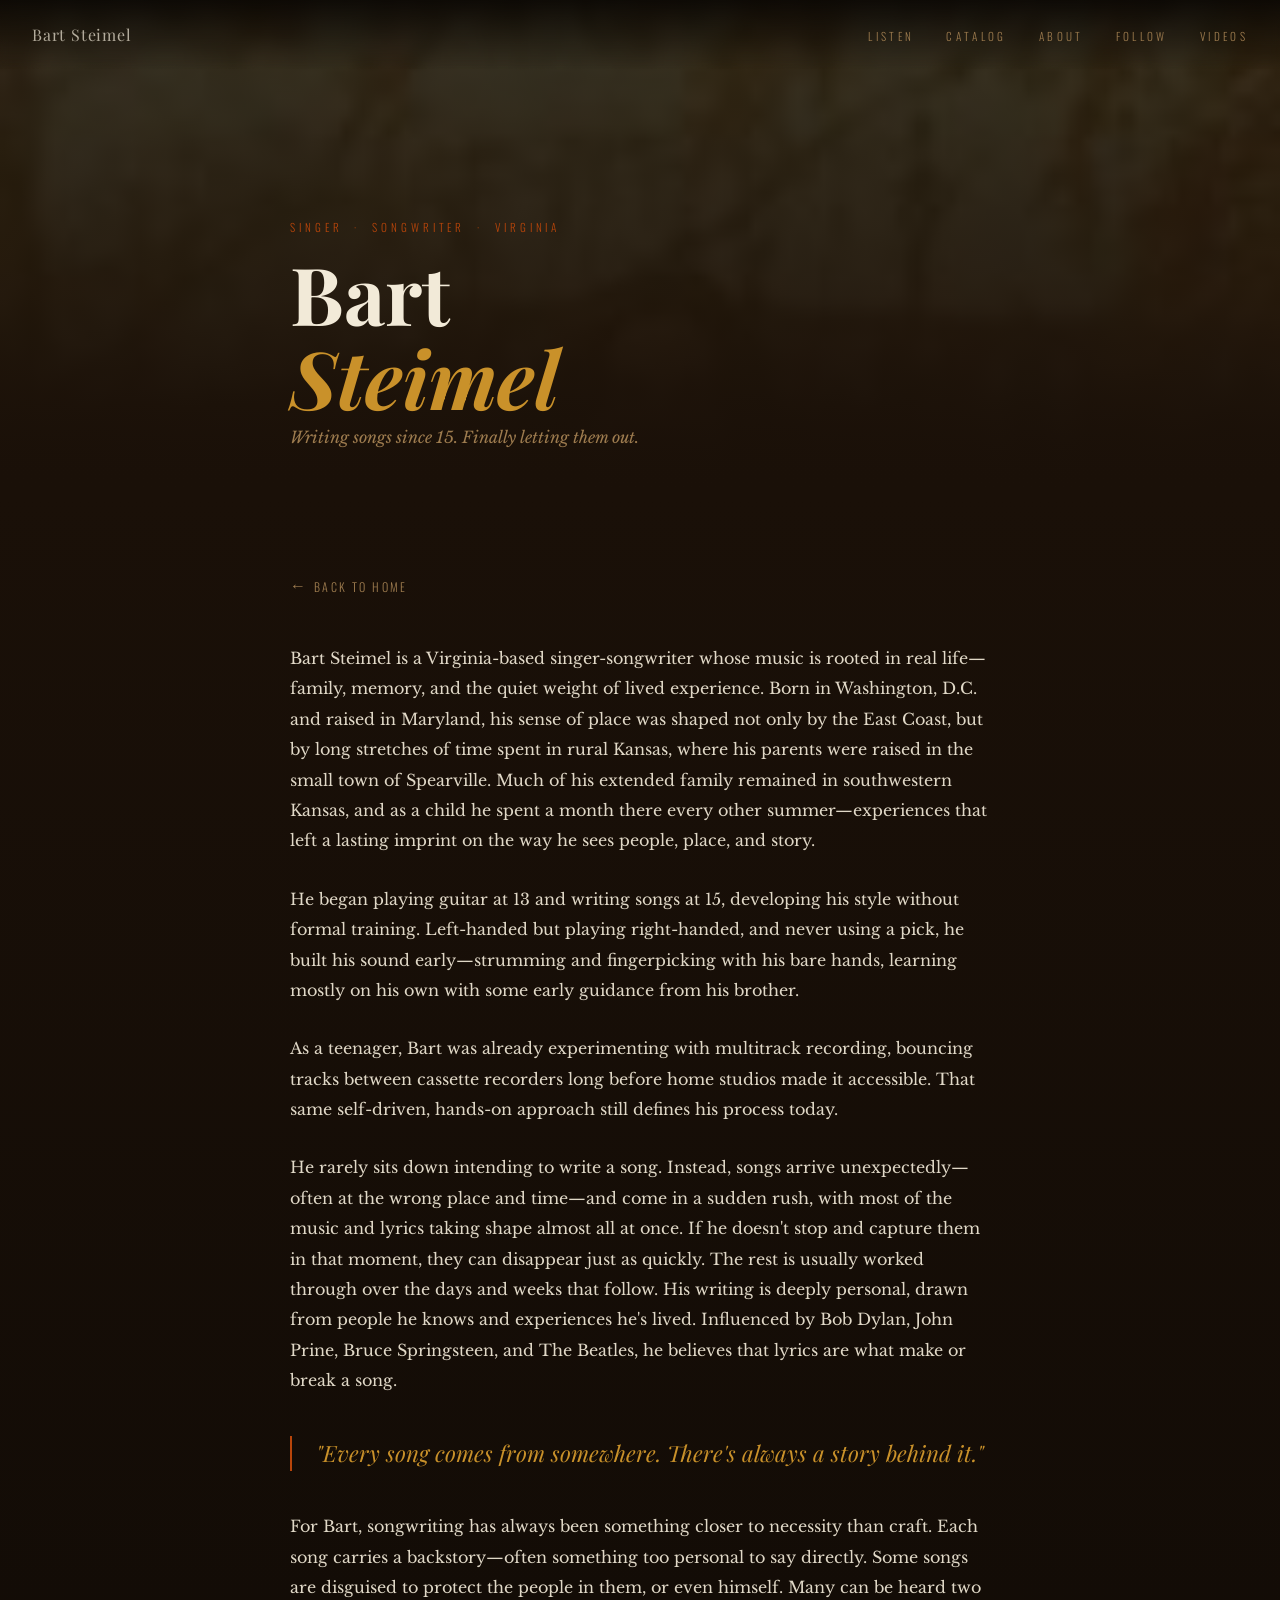
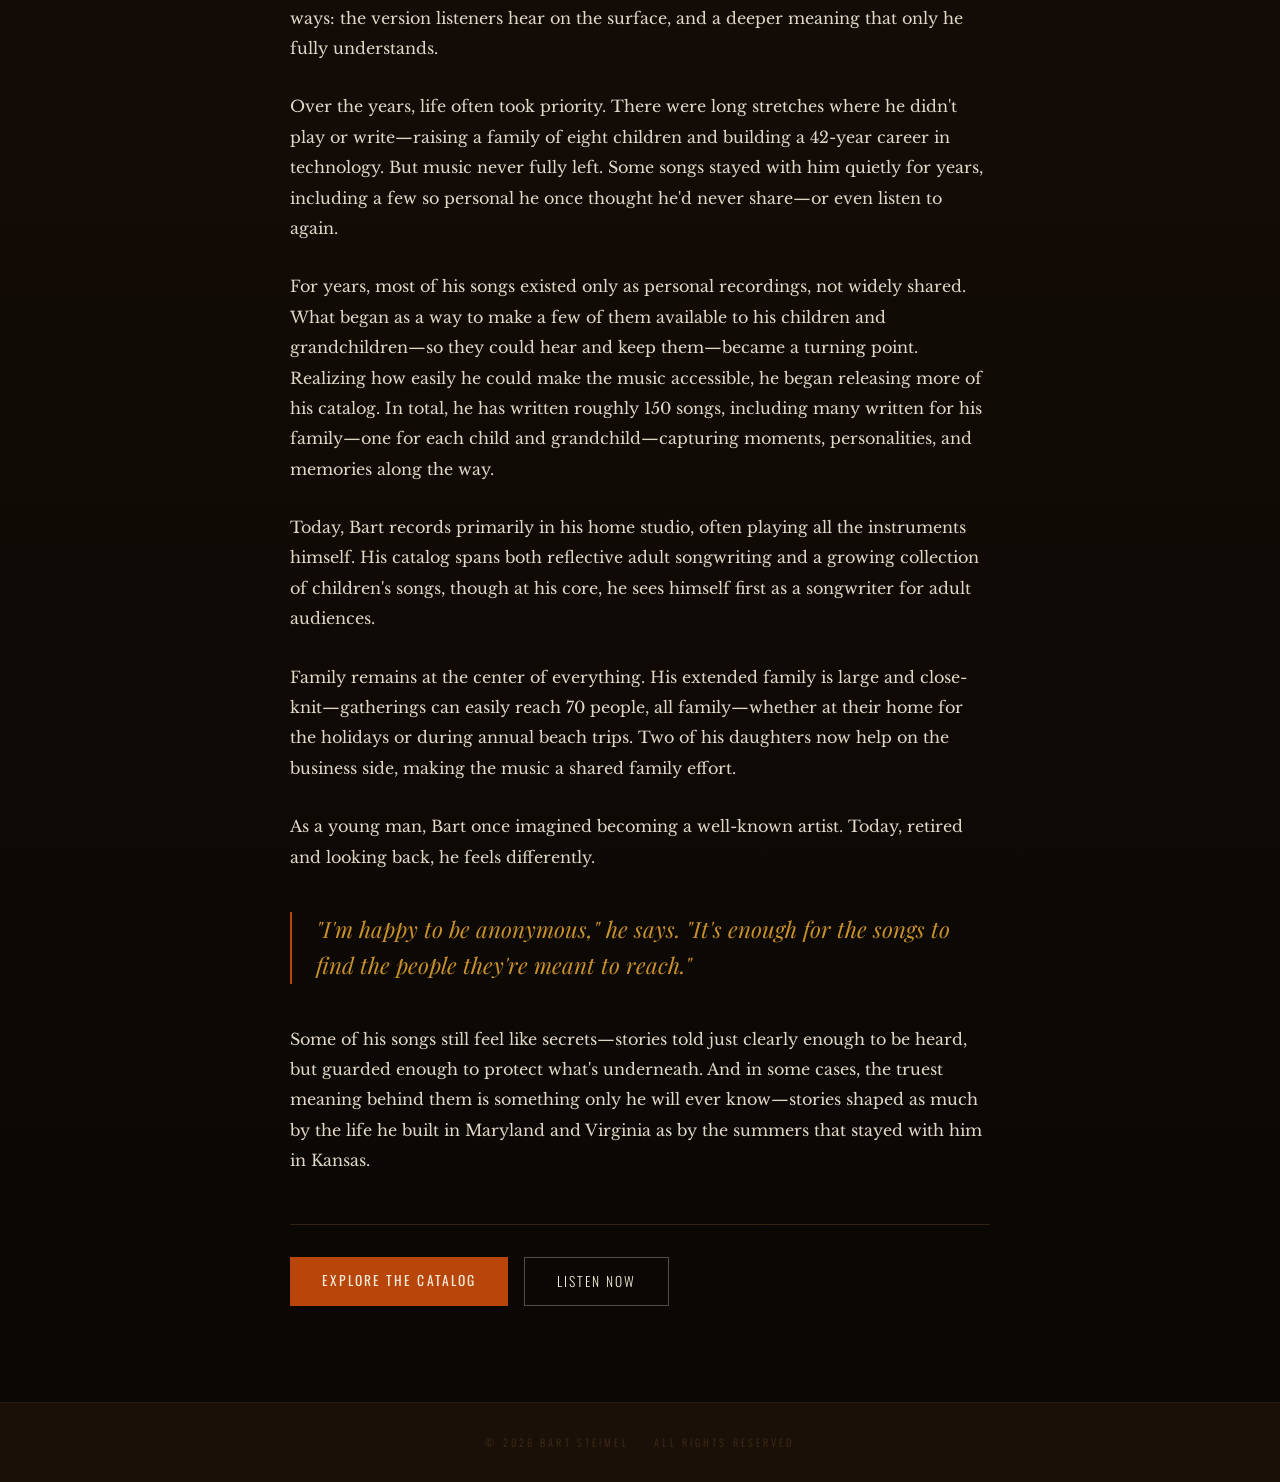
<file: bio.html>
<!DOCTYPE html>
<html lang="en">
<head>
<!-- Google tag (gtag.js) -->
<script async src="https://www.googletagmanager.com/gtag/js?id=G-NTPG7VW96W"></script>
<script>
  window.dataLayer = window.dataLayer || [];
  function gtag(){dataLayer.push(arguments);}
  gtag('js', new Date());
  gtag('config', 'G-NTPG7VW96W');
</script>
<meta charset="UTF-8">
<meta name="viewport" content="width=device-width, initial-scale=1.0">
<title>Bart Steimel — Biography</title>
<link rel="icon" type="image/jpeg" href="images/favicon.jpg">
<link href="https://fonts.googleapis.com/css2?family=Playfair+Display:ital,wght@0,400;0,700;1,400;1,700&family=Libre+Baskerville:ital@0;1&family=Oswald:wght@300;400;500&display=swap" rel="stylesheet">
<link rel="stylesheet" href="style.css">
<style>
  .bio-page-hero {
    min-height: 55vh;
    display: flex;
    flex-direction: column;
    justify-content: flex-end;
    align-items: flex-start;
    position: relative;
    overflow: hidden;
    padding: 4rem 2rem 3rem;
  }
  .bio-page-hero::before {
    content: '';
    position: absolute;
    inset: 0;
    background: url('images/hero-bg.jpg') center top / cover no-repeat;
    opacity: 0.35;
    mask-image: linear-gradient(to bottom, black 0%, black 60%, transparent 100%);
    -webkit-mask-image: linear-gradient(to bottom, black 0%, black 60%, transparent 100%);
  }
  .bio-page-hero::after {
    content: '';
    position: absolute;
    inset: 0;
    background: linear-gradient(to bottom, rgba(10,7,4,0.5) 0%, rgba(26,16,8,0.85) 70%, #1a1008 100%);
  }
  .bio-page-hero-content {
    position: relative;
    z-index: 1;
    max-width: 700px;
    margin: 0 auto;
    width: 100%;
    padding-top: 6rem;
  }
  .bio-page-hero-eyebrow {
    font-family: 'Oswald', sans-serif;
    font-weight: 300;
    font-size: 0.7rem;
    letter-spacing: 0.35em;
    text-transform: uppercase;
    color: var(--rust);
    margin-bottom: 1rem;
  }
  .bio-page-hero-name {
    font-family: 'Playfair Display', serif;
    font-size: clamp(2.5rem, 7vw, 5rem);
    font-weight: 700;
    line-height: 1.05;
    color: var(--cream);
    margin-bottom: 0.5rem;
  }
  .bio-page-hero-name em {
    font-style: italic;
    color: var(--gold);
  }
  .bio-page-hero-sub {
    font-family: 'Libre Baskerville', serif;
    font-size: 1rem;
    color: var(--light-brown);
    font-style: italic;
  }

  .bio-full {
    background: linear-gradient(180deg, #1a1008 0%, #0a0704 100%);
    padding: 5rem 2rem 6rem;
  }
  .bio-full-inner {
    max-width: 700px;
    margin: 0 auto;
  }
  .bio-full-inner p {
    font-family: 'Libre Baskerville', Georgia, serif;
    font-size: 1rem;
    line-height: 1.9;
    color: var(--cream);
    margin-bottom: 1.75rem;
    opacity: 0.92;
  }
  .bio-full-inner p.bio-pull-quote {
    font-family: 'Playfair Display', serif;
    font-size: clamp(1.1rem, 2.5vw, 1.4rem);
    font-style: italic;
    color: var(--gold);
    border-left: 2px solid var(--rust);
    padding-left: 1.5rem;
    margin: 2.5rem 0;
    line-height: 1.6;
    opacity: 1;
  }
  .bio-back-link {
    display: inline-flex;
    align-items: center;
    gap: 0.5rem;
    font-family: 'Oswald', sans-serif;
    font-weight: 300;
    font-size: 0.75rem;
    letter-spacing: 0.2em;
    text-transform: uppercase;
    color: var(--light-brown);
    text-decoration: none;
    margin-bottom: 3rem;
    transition: color 0.2s;
  }
  .bio-back-link:hover { color: var(--gold); }
  .bio-back-link::before { content: '←'; font-family: serif; font-size: 1rem; letter-spacing: 0; }

  @media (max-width: 600px) {
    .bio-page-hero { min-height: 45vh; padding: 3rem 1.25rem 2rem; }
    .bio-full { padding: 3rem 1.25rem 4rem; }
  }
</style>
</head>
<body>

<nav>
  <div class="nav-name">Bart Steimel</div>
  <ul class="nav-links">
    <li><a href="index.html#listen">Listen</a></li>
    <li><a href="index.html#catalog">Catalog</a></li>
    <li><a href="index.html#bio">About</a></li>
    <li><a href="index.html#follow">Follow</a></li>
    <li><a href="videos.html">Videos</a></li>
  </ul>
  <a href="videos.html" class="mobile-videos">Videos</a>
</nav>

<section class="bio-page-hero">
  <div class="bio-page-hero-content">
    <p class="bio-page-hero-eyebrow">Singer &nbsp;·&nbsp; Songwriter &nbsp;·&nbsp; Virginia</p>
    <h1 class="bio-page-hero-name">Bart<br><em>Steimel</em></h1>
    <p class="bio-page-hero-sub">Writing songs since 15. Finally letting them out.</p>
  </div>
</section>

<section class="bio-full">
  <div class="bio-full-inner">
    <a href="index.html#bio" class="bio-back-link">Back to Home</a>

    <p>Bart Steimel is a Virginia-based singer-songwriter whose music is rooted in real life—family, memory, and the quiet weight of lived experience. Born in Washington, D.C. and raised in Maryland, his sense of place was shaped not only by the East Coast, but by long stretches of time spent in rural Kansas, where his parents were raised in the small town of Spearville. Much of his extended family remained in southwestern Kansas, and as a child he spent a month there every other summer—experiences that left a lasting imprint on the way he sees people, place, and story.</p>

    <p>He began playing guitar at 13 and writing songs at 15, developing his style without formal training. Left-handed but playing right-handed, and never using a pick, he built his sound early—strumming and fingerpicking with his bare hands, learning mostly on his own with some early guidance from his brother.</p>

    <p>As a teenager, Bart was already experimenting with multitrack recording, bouncing tracks between cassette recorders long before home studios made it accessible. That same self-driven, hands-on approach still defines his process today.</p>

    <p>He rarely sits down intending to write a song. Instead, songs arrive unexpectedly—often at the wrong place and time—and come in a sudden rush, with most of the music and lyrics taking shape almost all at once. If he doesn't stop and capture them in that moment, they can disappear just as quickly. The rest is usually worked through over the days and weeks that follow. His writing is deeply personal, drawn from people he knows and experiences he's lived. Influenced by Bob Dylan, John Prine, Bruce Springsteen, and The Beatles, he believes that lyrics are what make or break a song.</p>

    <p class="bio-pull-quote">"Every song comes from somewhere. There's always a story behind it."</p>

    <p>For Bart, songwriting has always been something closer to necessity than craft. Each song carries a backstory—often something too personal to say directly. Some songs are disguised to protect the people in them, or even himself. Many can be heard two ways: the version listeners hear on the surface, and a deeper meaning that only he fully understands.</p>

    <p>Over the years, life often took priority. There were long stretches where he didn't play or write—raising a family of eight children and building a 42-year career in technology. But music never fully left. Some songs stayed with him quietly for years, including a few so personal he once thought he'd never share—or even listen to again.</p>

    <p>For years, most of his songs existed only as personal recordings, not widely shared. What began as a way to make a few of them available to his children and grandchildren—so they could hear and keep them—became a turning point. Realizing how easily he could make the music accessible, he began releasing more of his catalog. In total, he has written roughly 150 songs, including many written for his family—one for each child and grandchild—capturing moments, personalities, and memories along the way.</p>

    <p>Today, Bart records primarily in his home studio, often playing all the instruments himself. His catalog spans both reflective adult songwriting and a growing collection of children's songs, though at his core, he sees himself first as a songwriter for adult audiences.</p>

    <p>Family remains at the center of everything. His extended family is large and close-knit—gatherings can easily reach 70 people, all family—whether at their home for the holidays or during annual beach trips. Two of his daughters now help on the business side, making the music a shared family effort.</p>

    <p>As a young man, Bart once imagined becoming a well-known artist. Today, retired and looking back, he feels differently.</p>

    <p class="bio-pull-quote">"I'm happy to be anonymous," he says. "It's enough for the songs to find the people they're meant to reach."</p>

    <p>Some of his songs still feel like secrets—stories told just clearly enough to be heard, but guarded enough to protect what's underneath. And in some cases, the truest meaning behind them is something only he will ever know—stories shaped as much by the life he built in Maryland and Virginia as by the summers that stayed with him in Kansas.</p>

    <div style="margin-top: 3rem; padding-top: 2rem; border-top: 1px solid rgba(201,145,42,0.2); display: flex; gap: 1rem; flex-wrap: wrap;">
      <a href="index.html#catalog" class="btn-primary">Explore the Catalog</a>
      <a href="index.html#listen" class="btn-outline">Listen Now</a>
    </div>
  </div>
</section>

<footer>
  <p>© 2026 Bart Steimel &nbsp;·&nbsp; All Rights Reserved</p>
</footer>

</body>
</html>
</file>
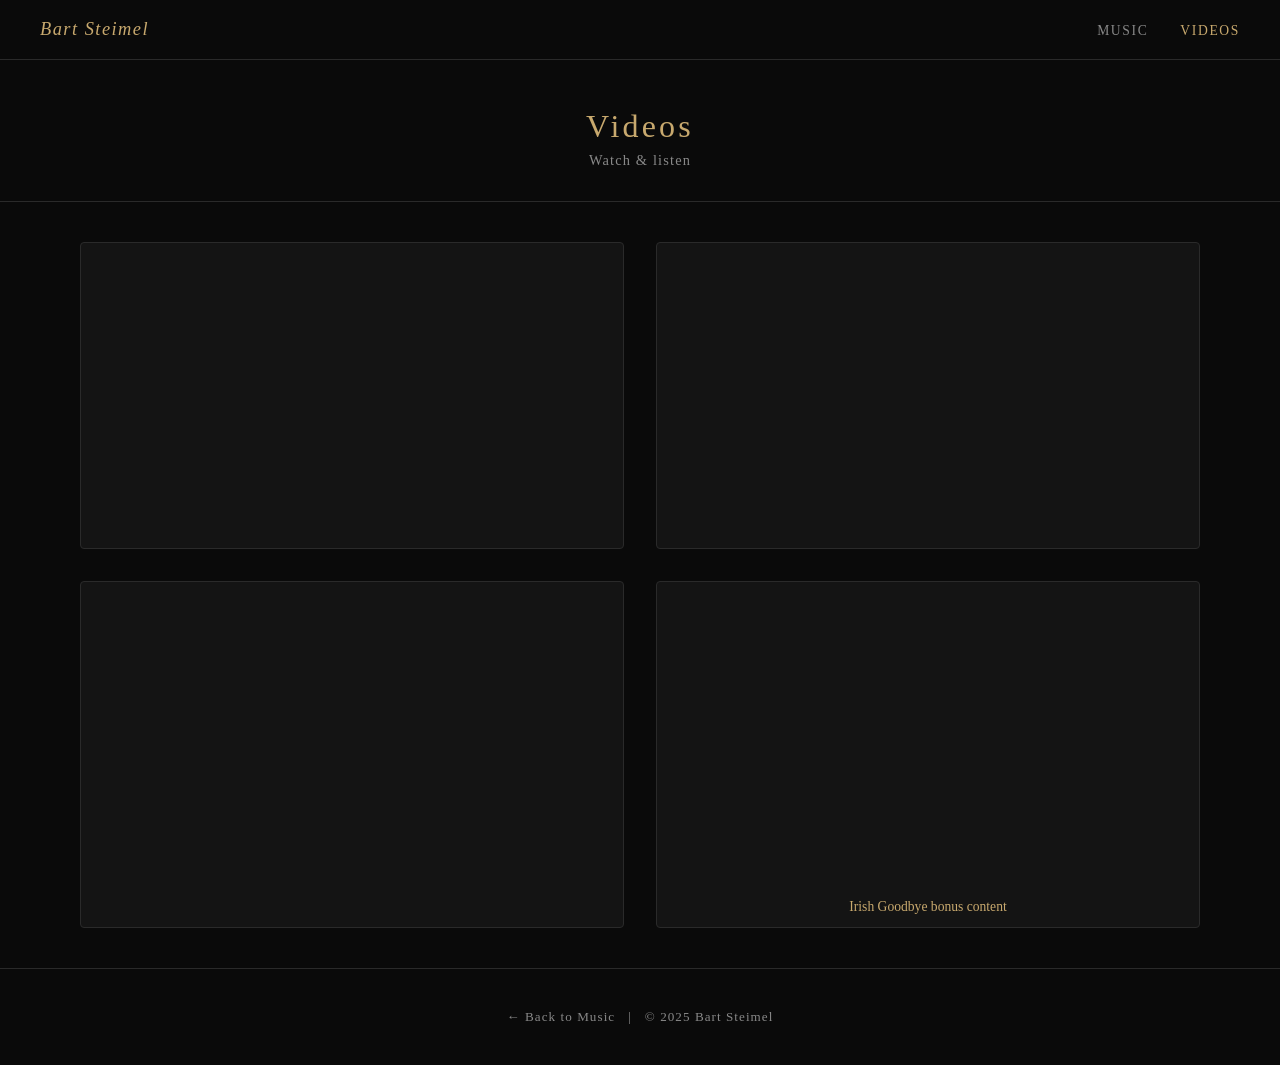
<file: videos.html>
<!DOCTYPE html>
<html lang="en">
<head>
  <meta charset="UTF-8" />
  <meta name="viewport" content="width=device-width, initial-scale=1.0"/>
  <title>Bart Steimel — Videos</title>
  <style>
    :root {
      --bg: #0a0a0a;
      --surface: #141414;
      --border: #2a2a2a;
      --text: #e8e8e8;
      --muted: #888;
      --accent: #c8a96e;
    }

    * { margin: 0; padding: 0; box-sizing: border-box; }

    body {
      background: var(--bg);
      color: var(--text);
      font-family: 'Georgia', serif;
      min-height: 100vh;
    }

    nav {
      display: flex;
      align-items: center;
      justify-content: space-between;
      padding: 1.2rem 2.5rem;
      border-bottom: 1px solid var(--border);
      background: var(--bg);
      position: sticky;
      top: 0;
      z-index: 100;
    }

    .nav-name {
      font-size: 1.15rem;
      letter-spacing: 0.08em;
      color: var(--accent);
      text-decoration: none;
      font-style: italic;
    }

    .nav-links {
      display: flex;
      gap: 2rem;
      list-style: none;
    }

    .nav-links a {
      color: var(--muted);
      text-decoration: none;
      font-size: 0.85rem;
      letter-spacing: 0.12em;
      text-transform: uppercase;
      transition: color 0.2s;
    }

    .nav-links a:hover { color: var(--text); }
    .nav-links a.active { color: var(--accent); }

    header {
      text-align: center;
      padding: 3rem 2rem 2rem;
      border-bottom: 1px solid var(--border);
    }

    header h1 {
      font-size: 2rem;
      font-weight: normal;
      letter-spacing: 0.1em;
      color: var(--accent);
      margin-bottom: 0.4rem;
    }

    header p {
      color: var(--muted);
      font-size: 0.9rem;
      letter-spacing: 0.08em;
    }

    .video-grid {
      display: grid;
      grid-template-columns: repeat(auto-fit, minmax(480px, 1fr));
      gap: 2rem;
      padding: 2.5rem;
      max-width: 1200px;
      margin: 0 auto;
    }

    .video-card {
      background: var(--surface);
      border: 1px solid var(--border);
      border-radius: 4px;
      overflow: hidden;
    }

    .video-wrapper {
      position: relative;
      padding-bottom: 56.25%;
      height: 0;
    }

    .video-wrapper iframe {
      position: absolute;
      top: 0; left: 0;
      width: 100%; height: 100%;
      border: none;
    }

    footer {
      text-align: center;
      padding: 2.5rem;
      color: var(--muted);
      font-size: 0.82rem;
      letter-spacing: 0.08em;
      border-top: 1px solid var(--border);
    }

    footer a { color: var(--muted); text-decoration: none; }
    footer a:hover { color: var(--text); }

    @media (max-width: 600px) {
      .video-grid {
        grid-template-columns: 1fr;
        padding: 1.2rem;
      }
      nav { padding: 1rem 1.2rem; }
      .nav-links { gap: 1.2rem; }
    }
  </style>
</head>
<body>

  <nav>
    <a class="nav-name" href="index.html">Bart Steimel</a>
    <ul class="nav-links">
      <li><a href="index.html">Music</a></li>
      <li><a href="videos.html" class="active">Videos</a></li>
    </ul>
  </nav>

  <header>
    <h1>Videos</h1>
    <p>Watch &amp; listen</p>
  </header>

  <main class="video-grid">

    <div class="video-card">
      <div class="video-wrapper">
        <iframe
          src="https://www.youtube.com/embed/sQALpvQpkP0"
          title="Bart Steimel video"
          allow="accelerometer; autoplay; clipboard-write; encrypted-media; gyroscope; picture-in-picture"
          allowfullscreen>
        </iframe>
      </div>
    </div>

    <div class="video-card">
      <div class="video-wrapper">
        <iframe
          src="https://www.youtube.com/embed/f_BPXQfO8m4"
          title="Bart Steimel video"
          allow="accelerometer; autoplay; clipboard-write; encrypted-media; gyroscope; picture-in-picture"
          allowfullscreen>
        </iframe>
      </div>
    </div>

    <div class="video-card">
      <div class="video-wrapper">
        <iframe
          src="https://www.youtube.com/embed/cd-_R-eR-Ek"
          title="Bart Steimel video"
          allow="accelerometer; autoplay; clipboard-write; encrypted-media; gyroscope; picture-in-picture"
          allowfullscreen>
        </iframe>
      </div>
    </div>

    <div class="video-card">
      <div class="video-wrapper">
        <iframe
          src="https://www.youtube.com/embed/bR_s55uxfZk"
          title="Bart Steimel video"
          allow="accelerometer; autoplay; clipboard-write; encrypted-media; gyroscope; picture-in-picture"
          allowfullscreen>
        </iframe>
      </div>
      <p style="text-align:center; padding:0.75rem; font-size:0.85rem; color:#888;"><a href="https://www.youtube.com/watch?v=tQRMZZ_bosA" target="_blank" style="color:#c8a96e; text-decoration:none;">Irish Goodbye bonus content</a></p>
    </div>

  </main>

  <footer>
    <a href="index.html">&larr; Back to Music</a>
    &nbsp;&nbsp;|&nbsp;&nbsp;
    &copy; 2025 Bart Steimel
  </footer>

</body>
</html>
</file>
<file: style.css>
*, *::before, *::after { box-sizing: border-box; margin: 0; padding: 0; }

  :root {
    --cream: #f2ead8;
    --warm-white: #faf6ee;
    --brown: #3b2a1a;
    --rust: #b8450a;
    --gold: #c9912a;
    --dark: #1a1008;
    --mid: #6b4c2a;
    --light-brown: #9e7c4f;
  }

  html { scroll-behavior: smooth; }

  body {
    background-color: var(--dark);
    color: var(--cream);
    font-family: 'Libre Baskerville', Georgia, serif;
    overflow-x: hidden;
  }

  

  /* ── HERO ── */
  .hero {
    min-height: 100vh;
    display: flex;
    flex-direction: column;
    justify-content: center;
    align-items: center;
    text-align: center;
    position: relative;
    padding: 4rem 2rem;
    background: 
      radial-gradient(ellipse at 20% 50%, rgba(184,69,10,0.15) 0%, transparent 60%),
      radial-gradient(ellipse at 80% 20%, rgba(201,145,42,0.1) 0%, transparent 50%),
      linear-gradient(180deg, #0d0804 0%, #1a1008 40%, #2a1a0a 100%);
  }

  .hero-eyebrow {
    font-family: 'Oswald', sans-serif;
    font-weight: 300;
    font-size: 0.75rem;
    letter-spacing: 0.4em;
    text-transform: uppercase;
    color: var(--gold);
    margin-bottom: 1.5rem;
    opacity: 0;
    animation: fadeUp 1s ease 0.3s forwards;
  }

  .hero-name {
    font-family: 'Playfair Display', Georgia, serif;
    font-size: clamp(3.5rem, 10vw, 8rem);
    font-weight: 700;
    line-height: 0.9;
    color: var(--cream);
    margin-bottom: 1rem;
    opacity: 0;
    animation: fadeUp 1s ease 0.6s forwards;
  }

  .hero-name em {
    font-style: italic;
    color: var(--gold);
  }

  .hero-tagline {
    font-family: 'Playfair Display', Georgia, serif;
    font-style: italic;
    font-size: clamp(1rem, 2.5vw, 1.4rem);
    color: var(--light-brown);
    max-width: 500px;
    line-height: 1.7;
    margin-bottom: 3rem;
    opacity: 0;
    animation: fadeUp 1s ease 0.9s forwards;
  }

  .hero-cta {
    display: flex;
    gap: 1rem;
    flex-wrap: wrap;
    justify-content: center;
    opacity: 0;
    animation: fadeUp 1s ease 1.2s forwards;
  }

  .btn-primary {
    background: var(--rust);
    color: var(--cream);
    padding: 0.85rem 2rem;
    font-family: 'Oswald', sans-serif;
    font-weight: 400;
    font-size: 0.85rem;
    letter-spacing: 0.15em;
    text-transform: uppercase;
    text-decoration: none;
    border: none;
    cursor: pointer;
    transition: background 0.2s, transform 0.2s;
    display: inline-block;
  }
  .btn-primary:hover { background: #d4520d; transform: translateY(-2px); }

  .btn-outline {
    background: transparent;
    color: var(--cream);
    padding: 0.85rem 2rem;
    font-family: 'Oswald', sans-serif;
    font-weight: 300;
    font-size: 0.85rem;
    letter-spacing: 0.15em;
    text-transform: uppercase;
    text-decoration: none;
    border: 1px solid rgba(242,234,216,0.3);
    cursor: pointer;
    transition: border-color 0.2s, transform 0.2s;
    display: inline-block;
  }
  .btn-outline:hover { border-color: var(--gold); color: var(--gold); transform: translateY(-2px); }

  .scroll-hint {
    position: absolute;
    bottom: 2rem;
    left: 50%;
    transform: translateX(-50%);
    opacity: 0;
    animation: fadeIn 1s ease 2s forwards;
  }
  .scroll-hint span {
    display: block;
    font-family: 'Oswald', sans-serif;
    font-weight: 300;
    font-size: 0.65rem;
    letter-spacing: 0.3em;
    text-transform: uppercase;
    color: var(--mid);
    margin-bottom: 0.5rem;
  }
  .scroll-hint::after {
    content: '';
    display: block;
    width: 1px;
    height: 40px;
    background: linear-gradient(to bottom, var(--mid), transparent);
    margin: 0 auto;
    animation: scrollLine 2s ease-in-out infinite;
  }

  /* ── FEATURED SONG ── */
  .featured {
    padding: 6rem 2rem 3rem;
    background: linear-gradient(180deg, #1a1008 0%, #0f0905 100%);
    position: relative;
  }

  .featured::before {
    content: '';
    position: absolute;
    top: 0; left: 0; right: 0;
    height: 1px;
    background: linear-gradient(90deg, transparent, var(--gold), transparent);
  }

  .section-container {
    max-width: 900px;
    margin: 0 auto;
  }

  .section-label {
    font-family: 'Oswald', sans-serif;
    font-weight: 300;
    font-size: 0.7rem;
    letter-spacing: 0.5em;
    text-transform: uppercase;
    color: var(--rust);
    margin-bottom: 3rem;
    display: flex;
    align-items: center;
    gap: 1rem;
  }
  .section-label::after {
    content: '';
    flex: 1;
    height: 1px;
    background: rgba(184,69,10,0.3);
  }

  .featured-card {
    display: grid;
    grid-template-columns: 1fr 1fr;
    gap: 4rem;
    align-items: center;
  }

  @media (max-width: 700px) {
    .featured-card { grid-template-columns: 1fr; gap: 2rem; }
  }

  .featured-art {
    aspect-ratio: 1;
    background: linear-gradient(135deg, #2a1a0a, #1a1008);
    border: 1px solid rgba(201,145,42,0.2);
    display: flex;
    align-items: center;
    justify-content: center;
    position: relative;
    overflow: hidden;
  }

  .featured-art::before {
    content: '☘';
    font-size: 8rem;
    opacity: 0.06;
    position: absolute;
  }

  .featured-art-inner {
    text-align: center;
    padding: 2rem;
  }

  .featured-art-title {
    font-family: 'Playfair Display', Georgia, serif;
    font-size: 2rem;
    font-style: italic;
    color: var(--cream);
    line-height: 1.2;
    margin-bottom: 0.5rem;
  }

  .featured-art-artist {
    font-family: 'Oswald', sans-serif;
    font-weight: 300;
    font-size: 0.75rem;
    letter-spacing: 0.3em;
    text-transform: uppercase;
    color: var(--gold);
  }

  .featured-info {}

  .featured-title {
    font-family: 'Playfair Display', Georgia, serif;
    font-size: clamp(2rem, 5vw, 3.5rem);
    font-style: italic;
    line-height: 1.1;
    color: var(--cream);
    margin-bottom: 0.5rem;
  }

  .featured-subtitle {
    font-family: 'Oswald', sans-serif;
    font-weight: 300;
    font-size: 0.75rem;
    letter-spacing: 0.3em;
    text-transform: uppercase;
    color: var(--gold);
    margin-bottom: 1.5rem;
  }

  .featured-story {
    font-size: 0.95rem;
    line-height: 1.9;
    color: var(--light-brown);
    margin-bottom: 1rem;
    font-style: italic;
  }

  .featured-dedication {
    font-family: 'Oswald', sans-serif;
    font-weight: 300;
    font-size: 0.75rem;
    letter-spacing: 0.2em;
    text-transform: uppercase;
    color: var(--rust);
    margin-bottom: 2rem;
    padding-left: 1rem;
    border-left: 2px solid var(--rust);
  }

  .stream-btn {
    display: flex;
    align-items: center;
    gap: 0.75rem;
    padding: 0.75rem 1.25rem;
    background: rgba(242,234,216,0.05);
    border: 1px solid rgba(242,234,216,0.15);
    color: var(--cream);
    text-decoration: none;
    font-family: 'Oswald', sans-serif;
    font-weight: 300;
    font-size: 0.8rem;
    letter-spacing: 0.1em;
    transition: all 0.2s;
    margin-bottom: 0.75rem;
    width: 100%;
  }
  .stream-btn:hover { background: rgba(201,145,42,0.1); border-color: var(--gold); color: var(--gold); }
  .stream-btn svg { flex-shrink: 0; }

  /* ── LISTEN ── */
  .listen {
    padding: 6rem 2rem;
    background: #0a0704;
    position: relative;
  }
  .listen::before {
    content: '';
    position: absolute;
    top: 0; left: 0; right: 0;
    height: 1px;
    background: linear-gradient(90deg, transparent, rgba(201,145,42,0.3), transparent);
  }

  .listen-grid {
    display: grid;
    grid-template-columns: repeat(auto-fit, minmax(260px, 1fr));
    gap: 1.5rem;
    margin-top: 2rem;
  }

  .listen-card {
    background: rgba(242,234,216,0.03);
    border: 1px solid rgba(242,234,216,0.08);
    padding: 2rem;
    transition: all 0.3s;
    position: relative;
    overflow: hidden;
  }
  .listen-card::before {
    content: '';
    position: absolute;
    inset: 0;
    background: linear-gradient(135deg, rgba(184,69,10,0.05), transparent);
    opacity: 0;
    transition: opacity 0.3s;
    pointer-events: none;
  }
  .listen-card:hover { border-color: rgba(201,145,42,0.3); transform: translateY(-3px); }
  .listen-card:hover::before { opacity: 1; }

  .listen-card-icon {
    width: 40px;
    height: 40px;
    margin-bottom: 1rem;
    opacity: 0.8;
  }

  .listen-card-name {
    font-family: 'Oswald', sans-serif;
    font-weight: 400;
    font-size: 1rem;
    letter-spacing: 0.1em;
    text-transform: uppercase;
    color: var(--cream);
    margin-bottom: 0.4rem;
  }

  .listen-card-desc {
    font-size: 0.8rem;
    color: var(--mid);
    line-height: 1.6;
    margin-bottom: 1.5rem;
  }

  .listen-card-link {
    font-family: 'Oswald', sans-serif;
    font-weight: 300;
    font-size: 0.7rem;
    letter-spacing: 0.3em;
    text-transform: uppercase;
    color: var(--gold);
    text-decoration: none;
    transition: color 0.2s;
  }
  .listen-card-link:hover { color: var(--rust); }
  .listen-card-link.coming-soon { color: var(--mid); cursor: default; }

  /* ── BIO ── */
  .bio {
    padding: 6rem 2rem;
    background: linear-gradient(180deg, #0a0704 0%, #1a1008 100%);
    position: relative;
  }
  .bio::before {
    content: '';
    position: absolute;
    top: 0; left: 0; right: 0;
    height: 1px;
    background: linear-gradient(90deg, transparent, rgba(184,69,10,0.4), transparent);
  }

  .bio-inner {
    max-width: 700px;
    margin: 0 auto;
    text-align: center;
  }

  .bio-photo-placeholder {
    width: 180px;
    height: 180px;
    border-radius: 50%;
    background: linear-gradient(135deg, #2a1a0a, #1a1008);
    border: 2px solid rgba(201,145,42,0.3);
    margin: 0 auto 3rem;
    display: flex;
    align-items: center;
    justify-content: center;
    font-size: 3rem;
    opacity: 0.4;
  }

  .bio-text {
    font-family: 'Playfair Display', Georgia, serif;
    font-size: clamp(1.1rem, 2.5vw, 1.4rem);
    line-height: 1.8;
    color: var(--cream);
    margin-bottom: 1.5rem;
  }

  .bio-text em {
    color: var(--gold);
    font-style: italic;
  }

  .bio-numbers {
    display: flex;
    justify-content: center;
    gap: 3rem;
    margin-top: 3rem;
    flex-wrap: wrap;
  }

  .bio-number {
    text-align: center;
  }

  .bio-number-val {
    font-family: 'Playfair Display', Georgia, serif;
    font-size: 2.5rem;
    font-weight: 700;
    color: var(--gold);
    display: block;
  }

  .bio-number-label {
    font-family: 'Oswald', sans-serif;
    font-weight: 300;
    font-size: 0.65rem;
    letter-spacing: 0.3em;
    text-transform: uppercase;
    color: var(--mid);
  }

  /* ── FOLLOW ── */
  .follow {
    padding: 6rem 2rem;
    background: #0a0704;
    text-align: center;
    position: relative;
  }
  .follow::before {
    content: '';
    position: absolute;
    top: 0; left: 0; right: 0;
    height: 1px;
    background: linear-gradient(90deg, transparent, rgba(201,145,42,0.3), transparent);
  }

  .follow-title {
    font-family: 'Playfair Display', Georgia, serif;
    font-size: clamp(1.8rem, 4vw, 2.8rem);
    font-style: italic;
    color: var(--cream);
    margin-bottom: 1rem;
  }

  .follow-sub {
    font-size: 0.9rem;
    color: var(--mid);
    margin-bottom: 2.5rem;
    line-height: 1.7;
  }

  .follow-form {
    display: flex;
    gap: 0;
    max-width: 420px;
    margin: 0 auto;
  }

  .follow-input {
    flex: 1;
    padding: 0.9rem 1.2rem;
    background: rgba(242,234,216,0.05);
    border: 1px solid rgba(242,234,216,0.15);
    border-right: none;
    color: var(--cream);
    font-family: 'Libre Baskerville', serif;
    font-size: 0.85rem;
    outline: none;
    transition: border-color 0.2s;
  }
  .follow-input::placeholder { color: var(--mid); }
  .follow-input:focus { border-color: rgba(201,145,42,0.5); }

  .follow-submit {
    padding: 0.9rem 1.5rem;
    background: var(--rust);
    border: 1px solid var(--rust);
    color: var(--cream);
    font-family: 'Oswald', sans-serif;
    font-weight: 400;
    font-size: 0.75rem;
    letter-spacing: 0.2em;
    text-transform: uppercase;
    cursor: pointer;
    transition: background 0.2s;
  }
  .follow-submit:hover { background: #d4520d; }

  .follow-note {
    margin-top: 1rem;
    font-size: 0.75rem;
    color: rgba(107,76,42,0.6);
    font-style: italic;
  }

  /* ── FOOTER ── */
  footer {
    padding: 2rem;
    text-align: center;
    background: var(--dark);
    border-top: 1px solid rgba(242,234,216,0.05);
  }

  footer p {
    font-family: 'Oswald', sans-serif;
    font-weight: 300;
    font-size: 0.65rem;
    letter-spacing: 0.3em;
    text-transform: uppercase;
    color: rgba(107,76,42,0.5);
  }


  /* ── CATALOG ── */
  .catalog {
    padding: 6rem 2rem;
    background: #0d0906;
    position: relative;
  }
  .catalog::before {
    content: '';
    position: absolute;
    top: 0; left: 0; right: 0;
    height: 1px;
    background: linear-gradient(90deg, transparent, rgba(201,145,42,0.3), transparent);
  }
  .catalog-grid {
    display: grid;
    grid-template-columns: repeat(auto-fill, minmax(120px, 1fr));
    gap: 8px;
  }
  .catalog-item {
    position: relative;
    aspect-ratio: 1;
    overflow: hidden;
    cursor: pointer;
    background: #1a1008;
  }
  .catalog-item {
    position: relative;
    aspect-ratio: 1;
    overflow: hidden;
    cursor: pointer;
    background: #1a1008;
    transition: transform 0.2s;
  }
  .catalog-item:hover { transform: scale(1.03); }
  .catalog-item img {
    width: 100%;
    height: 100%;
    object-fit: cover;
    display: block;
    transition: transform 0.3s;
  }
  .catalog-item:hover img { transform: scale(1.05); }
  .catalog-overlay {
    position: absolute;
    inset: 0;
    background: linear-gradient(to top, rgba(0,0,0,0.85) 0%, transparent 60%);
    opacity: 0;
    transition: opacity 0.3s;
    display: flex;
    flex-direction: column;
    justify-content: flex-end;
    padding: 0.6rem;
    pointer-events: none;
  }
  .catalog-item:hover .catalog-overlay { opacity: 1; }
  .catalog-title {
    font-family: 'Oswald', sans-serif;
    font-weight: 400;
    font-size: 0.65rem;
    letter-spacing: 0.05em;
    color: var(--cream);
    line-height: 1.3;
  }
  .catalog-year {
    font-family: 'Oswald', sans-serif;
    font-weight: 300;
    font-size: 0.6rem;
    color: var(--gold);
    margin-top: 0.2rem;
  }

  /* Modal */
  .catalog-modal {
    display: none;
    position: fixed;
    inset: 0;
    background: rgba(0,0,0,0.85);
    z-index: 500;
    align-items: center;
    justify-content: center;
  }
  .catalog-modal.active { display: flex; }
  .catalog-modal-inner {
    background: #1a1008;
    border: 1px solid rgba(201,145,42,0.3);
    padding: 2.5rem;
    max-width: 380px;
    width: 90%;
    text-align: center;
    position: relative;
  }
  .modal-close {
    position: absolute;
    top: 1rem; right: 1rem;
    background: none;
    border: none;
    color: var(--mid);
    font-size: 1rem;
    cursor: pointer;
  }
  .modal-title {
    font-family: 'Playfair Display', serif;
    font-size: 1.4rem;
    font-style: italic;
    color: var(--cream);
    margin-bottom: 0.3rem;
  }
  .modal-year {
    font-family: 'Oswald', sans-serif;
    font-weight: 300;
    font-size: 0.7rem;
    letter-spacing: 0.3em;
    color: var(--mid);
    text-transform: uppercase;
    margin-bottom: 1.5rem;
  }
  .modal-listen-btn {
    display: flex;
    align-items: center;
    justify-content: center;
    gap: 0.75rem;
    padding: 0.85rem 1.5rem;
    background: rgba(252,60,68,0.1);
    border: 1px solid rgba(252,60,68,0.4);
    color: var(--cream);
    text-decoration: none;
    font-family: 'Oswald', sans-serif;
    font-weight: 400;
    font-size: 0.85rem;
    letter-spacing: 0.1em;
    transition: all 0.2s;
  }
  .modal-listen-btn:hover { background: rgba(252,60,68,0.2); }
  .modal-service-btn {
    padding: 0.4rem 0.8rem;
    background: rgba(242,234,216,0.05);
    border: 1px solid rgba(242,234,216,0.15);
    color: var(--light-brown);
    text-decoration: none;
    font-family: 'Oswald', sans-serif;
    font-weight: 300;
    font-size: 0.65rem;
    letter-spacing: 0.1em;
    transition: all 0.2s;
  }
  .modal-service-btn:hover { border-color: var(--gold); color: var(--gold); }

  @keyframes pulse {
    0%, 100% { opacity: 1; transform: scale(1); }
    50% { opacity: 0.4; transform: scale(0.85); }
  }
  /* ── ANIMATIONS ── */
  @keyframes fadeUp {
    from { opacity: 0; transform: translateY(20px); }
    to   { opacity: 1; transform: translateY(0); }
  }
  @keyframes fadeIn {
    from { opacity: 0; }
    to   { opacity: 1; }
  }
  @keyframes scrollLine {
    0%, 100% { transform: scaleY(1); opacity: 1; }
    50% { transform: scaleY(0.5); opacity: 0.3; }
  }

  /* ── NAV ── */
  nav {
    position: fixed;
    top: 0; left: 0; right: 0;
    z-index: 100;
    padding: 1.5rem 2rem;
    display: flex;
    justify-content: space-between;
    align-items: center;
    background: linear-gradient(to bottom, rgba(10,7,4,0.9), transparent);
    backdrop-filter: blur(4px);
  }

  .nav-name {
    font-family: 'Playfair Display', serif;
    font-size: 1rem;
    letter-spacing: 0.05em;
    color: var(--cream);
    opacity: 0.7;
  }

  .nav-links {
    display: flex;
    gap: 2rem;
    list-style: none;
  }

  .nav-links a {
    font-family: 'Oswald', sans-serif;
    font-weight: 300;
    font-size: 0.7rem;
    letter-spacing: 0.3em;
    text-transform: uppercase;
    color: var(--light-brown);
    text-decoration: none;
    transition: color 0.2s;
  }
  .nav-links a:hover { color: var(--gold); }

  .mobile-videos {
    display: none;
    font-family: 'Oswald', sans-serif;
    font-weight: 300;
    font-size: 0.7rem;
    letter-spacing: 0.3em;
    text-transform: uppercase;
    color: var(--light-brown);
    text-decoration: none;
    transition: color 0.2s;
  }
  .mobile-videos:hover { color: var(--gold); }

  @media (max-width: 500px) {
    .nav-links { display: none; }
    .mobile-videos { display: inline-block; }
    .follow-form { flex-direction: column; }
    .follow-input { border-right: 1px solid rgba(242,234,216,0.15); border-bottom: none; }
    .bio { padding: 4rem 1.25rem; }
    .bio-text { font-size: 1rem; }
    .bio .btn-outline { display: block; text-align: center; margin-top: 2rem; }
  }

  /* ── Modal Story Button ──────────────────────────────────────────────── */
  .modal-story-btn {
    display: none;
    width: 100%;
    margin-top: 1rem;
    padding: 0.85rem 1.5rem;
    background: rgba(201, 145, 42, 0.08);
    border: 1px solid rgba(201, 145, 42, 0.4);
    color: var(--gold);
    font-family: 'Oswald', sans-serif;
    font-weight: 400;
    font-size: 0.8rem;
    letter-spacing: 0.15em;
    text-transform: uppercase;
    cursor: pointer;
    transition: background 0.2s, border-color 0.2s;
  }
  .modal-story-btn:hover {
    background: rgba(201, 145, 42, 0.18);
    border-color: var(--gold);
  }

  /* ── Story Viewer ────────────────────────────────────────────────────── */
  .story-viewer {
    display: none;
    position: fixed;
    inset: 0;
    z-index: 600;
    background: #0d0a06;
  }
  .story-viewer.active { display: block; }

  .story-viewer-close {
    position: absolute;
    top: 1.25rem;
    right: 1.5rem;
    background: none;
    border: none;
    color: var(--mid);
    font-size: 1.1rem;
    cursor: pointer;
    z-index: 10;
    transition: color 0.2s;
    line-height: 1;
    padding: 0.25rem;
  }
  .story-viewer-close:hover { color: var(--cream); }

  .story-viewer-layout {
    display: flex;
    height: 100vh;
    overflow: hidden;
  }

  /* Left column: album art */
  .story-viewer-art-col {
    width: 38%;
    min-width: 260px;
    max-width: 480px;
    position: relative;
    display: flex;
    flex-direction: column;
    align-items: center;
    justify-content: center;
    padding: 3rem 2.5rem;
    border-right: 1px solid rgba(201, 145, 42, 0.12);
    overflow: hidden;
  }
  .story-viewer-art-col::before {
    content: '';
    position: absolute;
    inset: -10%;
    background-image: var(--story-art-bg);
    background-size: cover;
    background-position: center;
    filter: blur(24px) brightness(0.22) saturate(0.6);
    z-index: 0;
  }

  .story-viewer-art {
    position: relative;
    z-index: 1;
    width: min(240px, 80%);
    aspect-ratio: 1 / 1;
    object-fit: cover;
    box-shadow: 0 12px 48px rgba(0, 0, 0, 0.7), 0 2px 8px rgba(0,0,0,0.5);
  }

  .story-viewer-art-title {
    position: relative;
    z-index: 1;
    font-family: 'Oswald', sans-serif;
    font-weight: 300;
    font-size: 0.65rem;
    letter-spacing: 0.25em;
    text-transform: uppercase;
    color: var(--gold);
    margin-top: 1.25rem;
    margin-bottom: 0.5rem;
    text-align: center;
  }

  .story-viewer-listen-link {
    position: relative;
    z-index: 1;
    font-family: 'Oswald', sans-serif;
    font-size: 0.6rem;
    letter-spacing: 0.2em;
    text-transform: uppercase;
    color: var(--mid);
    text-decoration: none;
    transition: color 0.2s;
  }
  .story-viewer-listen-link:hover { color: var(--cream); }

  /* Right column: story text */
  .story-viewer-text-col {
    flex: 1;
    overflow-y: auto;
    padding: 5rem 5rem 5rem 4rem;
  }
  .story-viewer-text-col::-webkit-scrollbar { width: 4px; }
  .story-viewer-text-col::-webkit-scrollbar-track { background: transparent; }
  .story-viewer-text-col::-webkit-scrollbar-thumb { background: rgba(201,145,42,0.25); border-radius: 2px; }

  .story-eyebrow {
    font-family: 'Oswald', sans-serif;
    font-weight: 300;
    font-size: 0.62rem;
    letter-spacing: 0.32em;
    text-transform: uppercase;
    color: var(--gold);
    margin-bottom: 0.75rem;
  }

  .story-viewer-title {
    font-family: 'Playfair Display', serif;
    font-size: clamp(1.8rem, 3.5vw, 2.75rem);
    font-style: italic;
    color: var(--cream);
    line-height: 1.2;
    margin-bottom: 1.5rem;
  }

  .story-rule {
    width: 50px;
    height: 1px;
    background: var(--gold);
    opacity: 0.45;
    margin-bottom: 2.25rem;
  }

  .story-body p {
    font-family: 'Playfair Display', serif;
    font-size: clamp(1rem, 1.4vw, 1.1rem);
    line-height: 1.95;
    color: #d9cdb8;
    margin-bottom: 1.6rem;
    max-width: 60ch;
  }

  .story-body p.story-lead {
    font-size: clamp(1.05rem, 1.6vw, 1.2rem);
    font-style: italic;
    color: var(--cream);
  }

  /* Mobile layout */
  @media (max-width: 680px) {
    .story-viewer-layout {
      flex-direction: column;
      height: 100vh;
      overflow-y: auto;
    }
    .story-viewer-art-col {
      width: 100%;
      max-width: 100%;
      min-width: unset;
      padding: 4rem 2rem 2rem;
      border-right: none;
      border-bottom: 1px solid rgba(201,145,42,0.12);
    }
    .story-viewer-art { width: min(160px, 45%); }
    .story-viewer-text-col {
      overflow-y: visible;
      padding: 2.5rem 1.5rem 5rem;
    }
    .story-body p { max-width: 100%; }
  }
</file>
